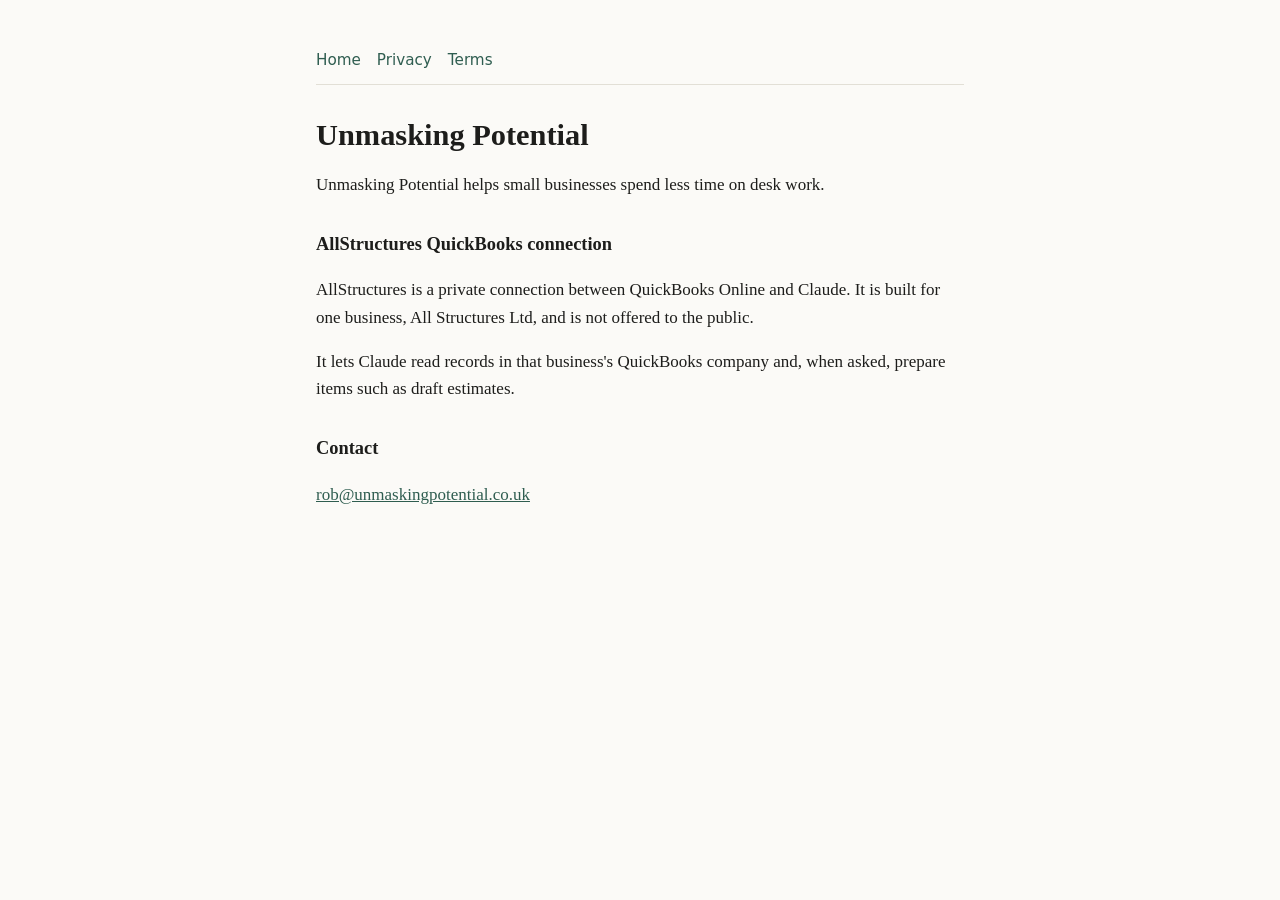
<file: index.html>
<!doctype html>
<html lang="en-GB">
<head>
<meta charset="utf-8">
<meta name="viewport" content="width=device-width, initial-scale=1">
<title>Unmasking Potential</title>
<link rel="stylesheet" href="style.css">
</head>
<body>
<main>
<nav><a href="index.html">Home</a><a href="privacy.html">Privacy</a><a href="terms.html">Terms</a></nav>
<h1>Unmasking Potential</h1>
<p>Unmasking Potential helps small businesses spend less time on desk work.</p>
<h2>AllStructures QuickBooks connection</h2>
<p>AllStructures is a private connection between QuickBooks Online and Claude. It is built for one business, All Structures Ltd, and is not offered to the public.</p>
<p>It lets Claude read records in that business's QuickBooks company and, when asked, prepare items such as draft estimates.</p>
<h2>Contact</h2>
<p><a href="mailto:rob@unmaskingpotential.co.uk">rob@unmaskingpotential.co.uk</a></p>
</main>
</body>
</html>
</file>
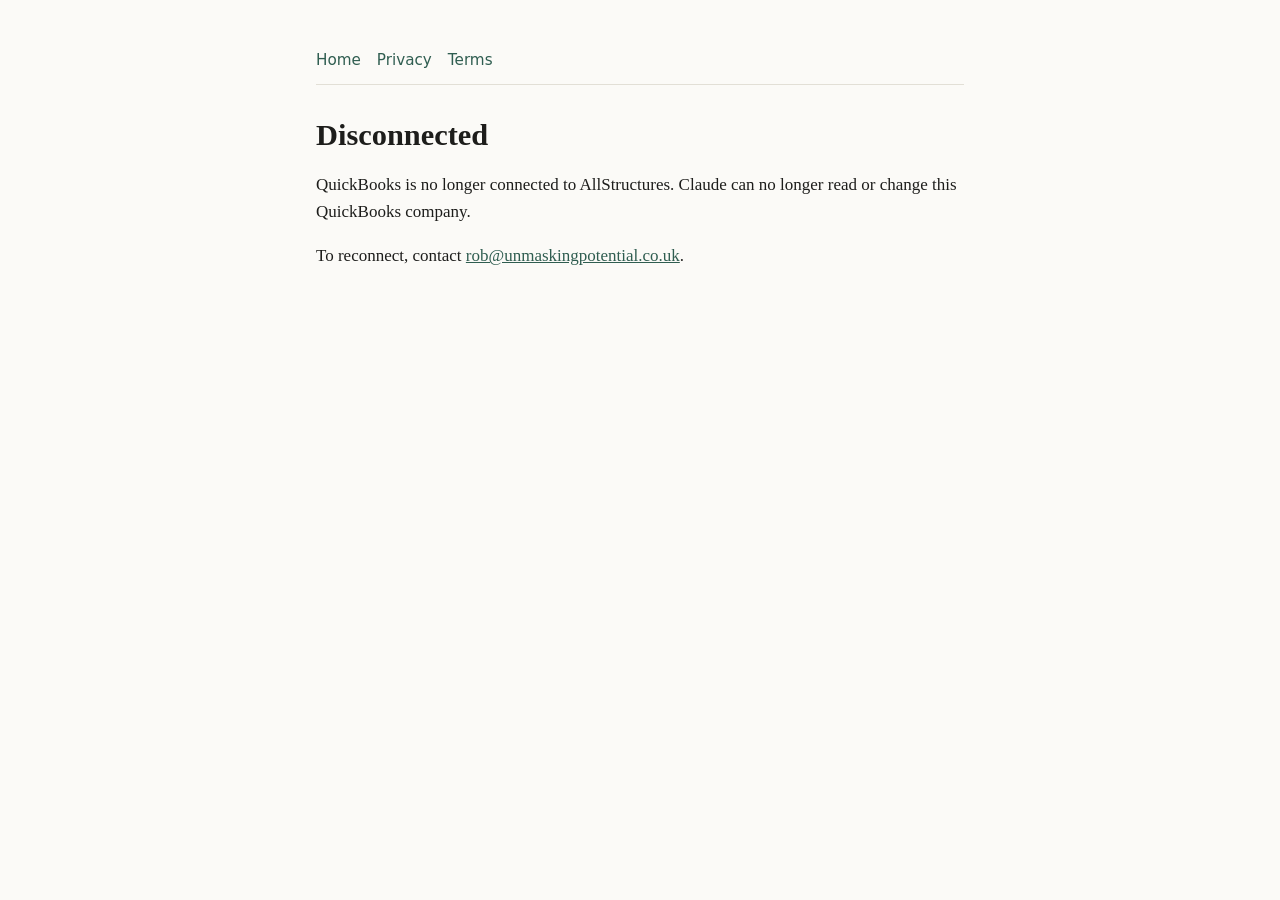
<file: disconnected.html>
<!doctype html>
<html lang="en-GB">
<head>
<meta charset="utf-8">
<meta name="viewport" content="width=device-width, initial-scale=1">
<title>Disconnected</title>
<link rel="stylesheet" href="style.css">
</head>
<body>
<main>
<nav><a href="index.html">Home</a><a href="privacy.html">Privacy</a><a href="terms.html">Terms</a></nav>
<h1>Disconnected</h1>
<p>QuickBooks is no longer connected to AllStructures. Claude can no longer read or change this QuickBooks company.</p>
<p>To reconnect, contact <a href="mailto:rob@unmaskingpotential.co.uk">rob@unmaskingpotential.co.uk</a>.</p>
</main>
</body>
</html>
</file>
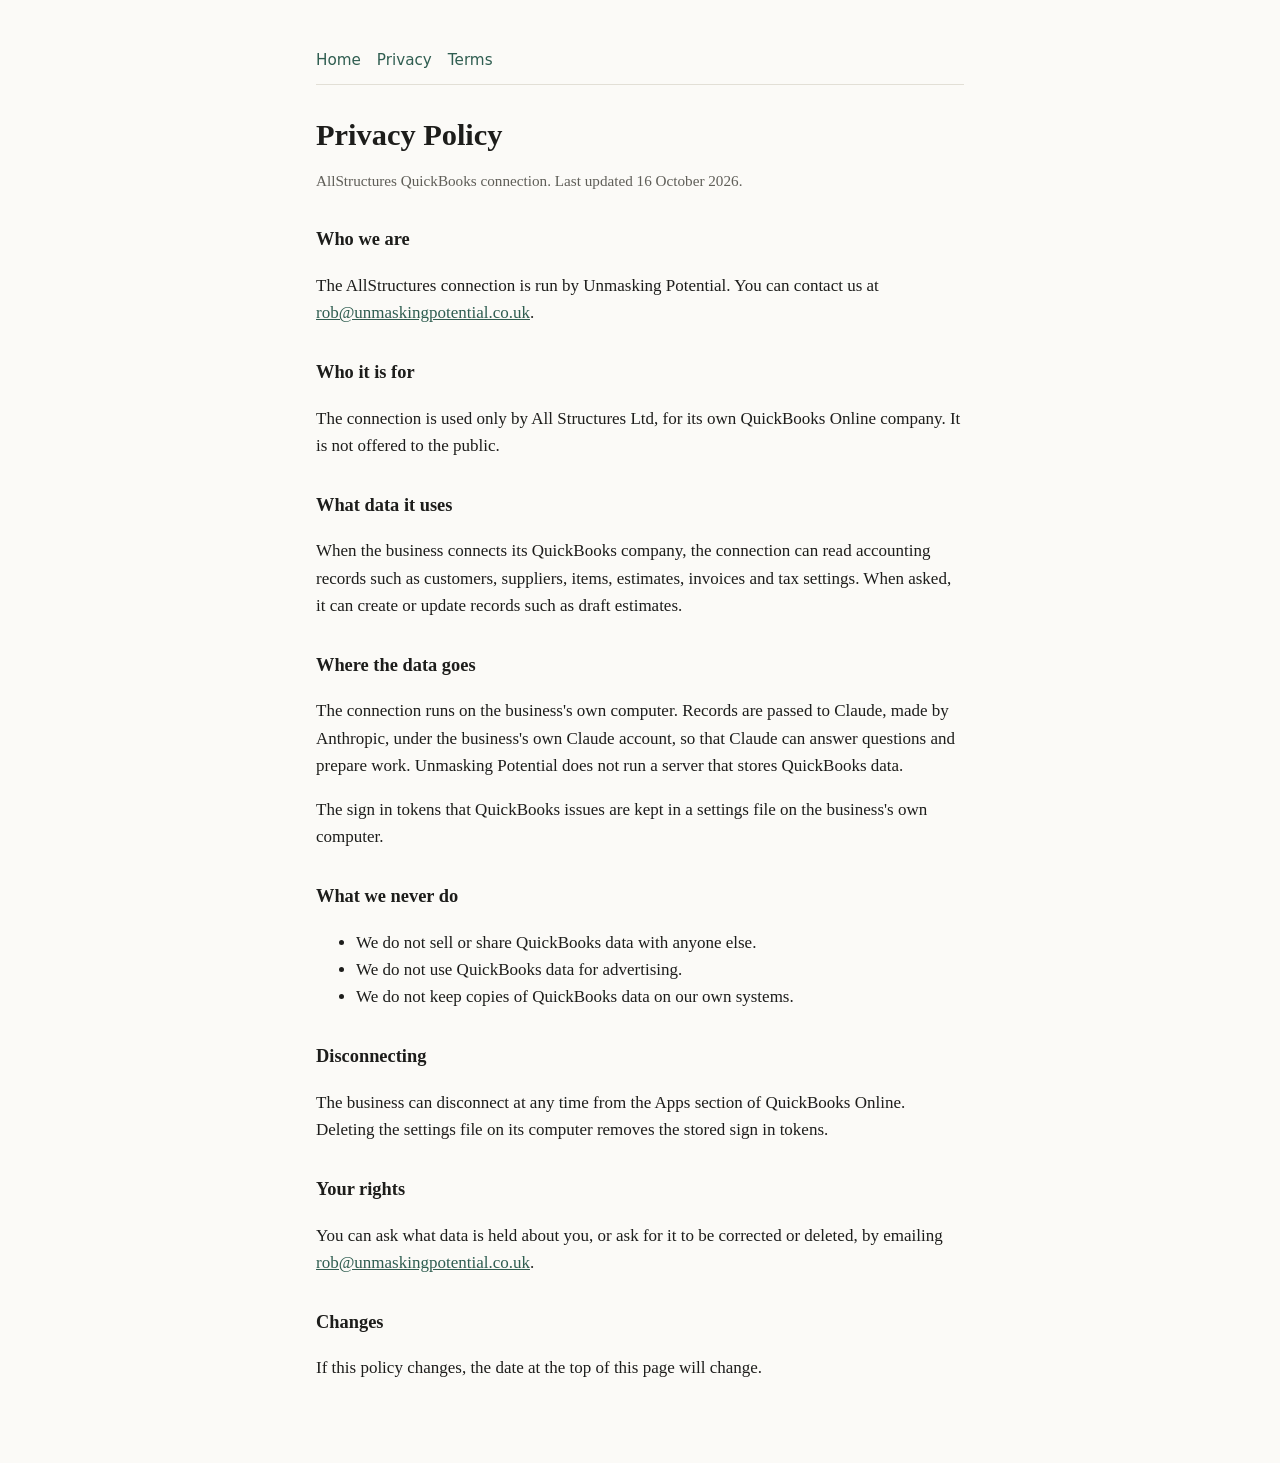
<file: privacy.html>
<!doctype html>
<html lang="en-GB">
<head>
<meta charset="utf-8">
<meta name="viewport" content="width=device-width, initial-scale=1">
<title>Privacy Policy</title>
<link rel="stylesheet" href="style.css">
</head>
<body>
<main>
<nav><a href="index.html">Home</a><a href="privacy.html">Privacy</a><a href="terms.html">Terms</a></nav>
<h1>Privacy Policy</h1>
<p class="muted">AllStructures QuickBooks connection. Last updated 16 October 2026.</p>

<h2>Who we are</h2>
<p>The AllStructures connection is run by Unmasking Potential. You can contact us at <a href="mailto:rob@unmaskingpotential.co.uk">rob@unmaskingpotential.co.uk</a>.</p>

<h2>Who it is for</h2>
<p>The connection is used only by All Structures Ltd, for its own QuickBooks Online company. It is not offered to the public.</p>

<h2>What data it uses</h2>
<p>When the business connects its QuickBooks company, the connection can read accounting records such as customers, suppliers, items, estimates, invoices and tax settings. When asked, it can create or update records such as draft estimates.</p>

<h2>Where the data goes</h2>
<p>The connection runs on the business's own computer. Records are passed to Claude, made by Anthropic, under the business's own Claude account, so that Claude can answer questions and prepare work. Unmasking Potential does not run a server that stores QuickBooks data.</p>
<p>The sign in tokens that QuickBooks issues are kept in a settings file on the business's own computer.</p>

<h2>What we never do</h2>
<ul>
<li>We do not sell or share QuickBooks data with anyone else.</li>
<li>We do not use QuickBooks data for advertising.</li>
<li>We do not keep copies of QuickBooks data on our own systems.</li>
</ul>

<h2>Disconnecting</h2>
<p>The business can disconnect at any time from the Apps section of QuickBooks Online. Deleting the settings file on its computer removes the stored sign in tokens.</p>

<h2>Your rights</h2>
<p>You can ask what data is held about you, or ask for it to be corrected or deleted, by emailing <a href="mailto:rob@unmaskingpotential.co.uk">rob@unmaskingpotential.co.uk</a>.</p>

<h2>Changes</h2>
<p>If this policy changes, the date at the top of this page will change.</p>
</main>
</body>
</html>
</file>
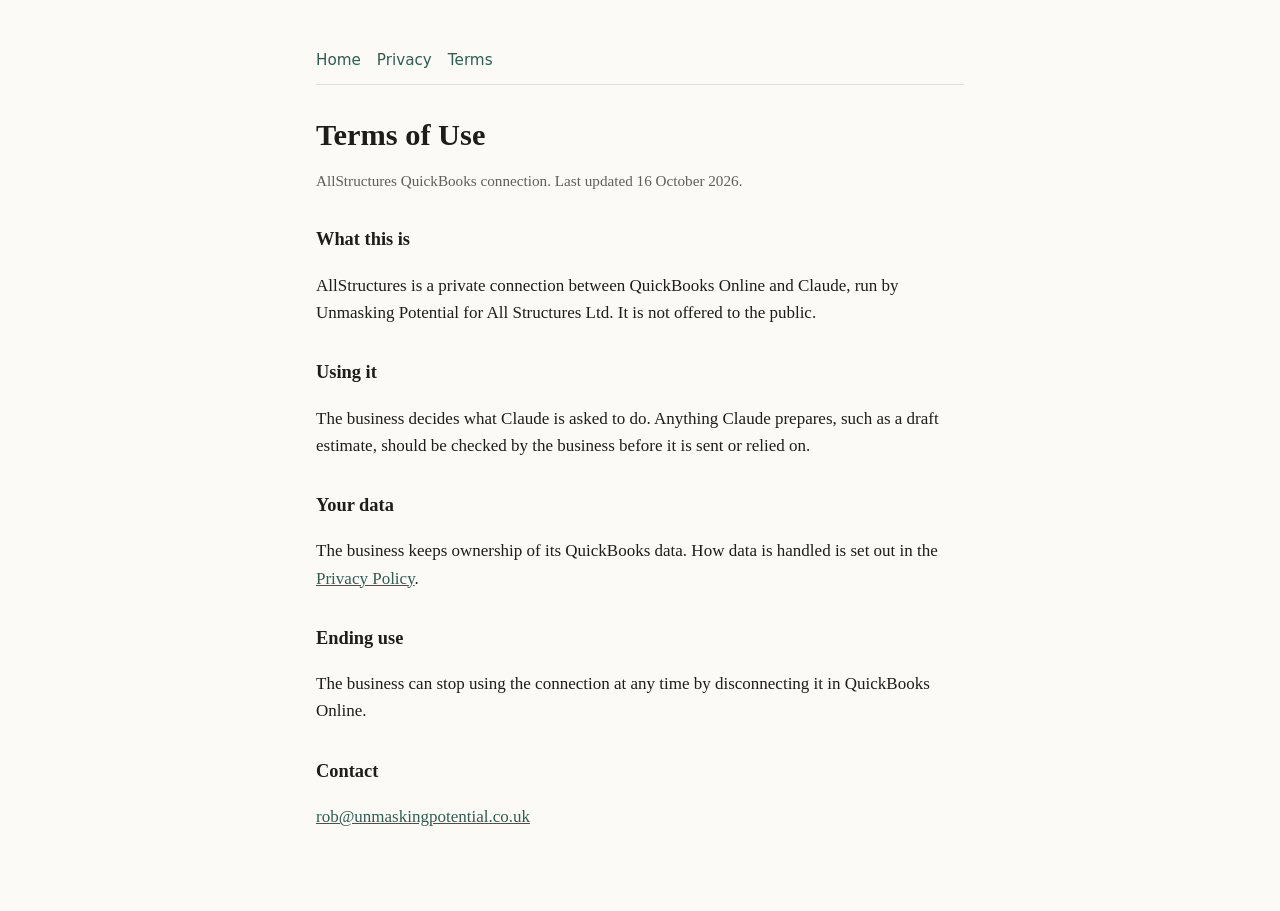
<file: terms.html>
<!doctype html>
<html lang="en-GB">
<head>
<meta charset="utf-8">
<meta name="viewport" content="width=device-width, initial-scale=1">
<title>Terms of Use</title>
<link rel="stylesheet" href="style.css">
</head>
<body>
<main>
<nav><a href="index.html">Home</a><a href="privacy.html">Privacy</a><a href="terms.html">Terms</a></nav>
<h1>Terms of Use</h1>
<p class="muted">AllStructures QuickBooks connection. Last updated 16 October 2026.</p>

<h2>What this is</h2>
<p>AllStructures is a private connection between QuickBooks Online and Claude, run by Unmasking Potential for All Structures Ltd. It is not offered to the public.</p>

<h2>Using it</h2>
<p>The business decides what Claude is asked to do. Anything Claude prepares, such as a draft estimate, should be checked by the business before it is sent or relied on.</p>

<h2>Your data</h2>
<p>The business keeps ownership of its QuickBooks data. How data is handled is set out in the <a href="privacy.html">Privacy Policy</a>.</p>

<h2>Ending use</h2>
<p>The business can stop using the connection at any time by disconnecting it in QuickBooks Online.</p>

<h2>Contact</h2>
<p><a href="mailto:rob@unmaskingpotential.co.uk">rob@unmaskingpotential.co.uk</a></p>
</main>
</body>
</html>
</file>
<file: style.css>
:root{--bg:#fbfaf7;--ink:#1d1d1b;--muted:#5f5e58;--line:#e2dfd6;--accent:#2f5d50}
@media (prefers-color-scheme:dark){:root{--bg:#161614;--ink:#ecebe6;--muted:#a6a49c;--line:#33322e;--accent:#8cc2b0}}
*{box-sizing:border-box}
body{margin:0;background:var(--bg);color:var(--ink);font:17px/1.6 Georgia,'Times New Roman',serif}
main{max-width:680px;margin:0 auto;padding:48px 16px 64px}
h1{font-size:1.9rem;line-height:1.2;margin:0 0 8px}
h2{font-size:1.15rem;margin:32px 0 6px}
p,li{color:var(--ink)}
.muted{color:var(--muted);font-size:.95rem}
nav{border-bottom:1px solid var(--line);padding-bottom:12px;margin-bottom:32px;font-family:system-ui,sans-serif;font-size:.95rem}
nav a{color:var(--accent);margin-right:16px;text-decoration:none}
nav a:hover{text-decoration:underline}
a{color:var(--accent)}
</file>
